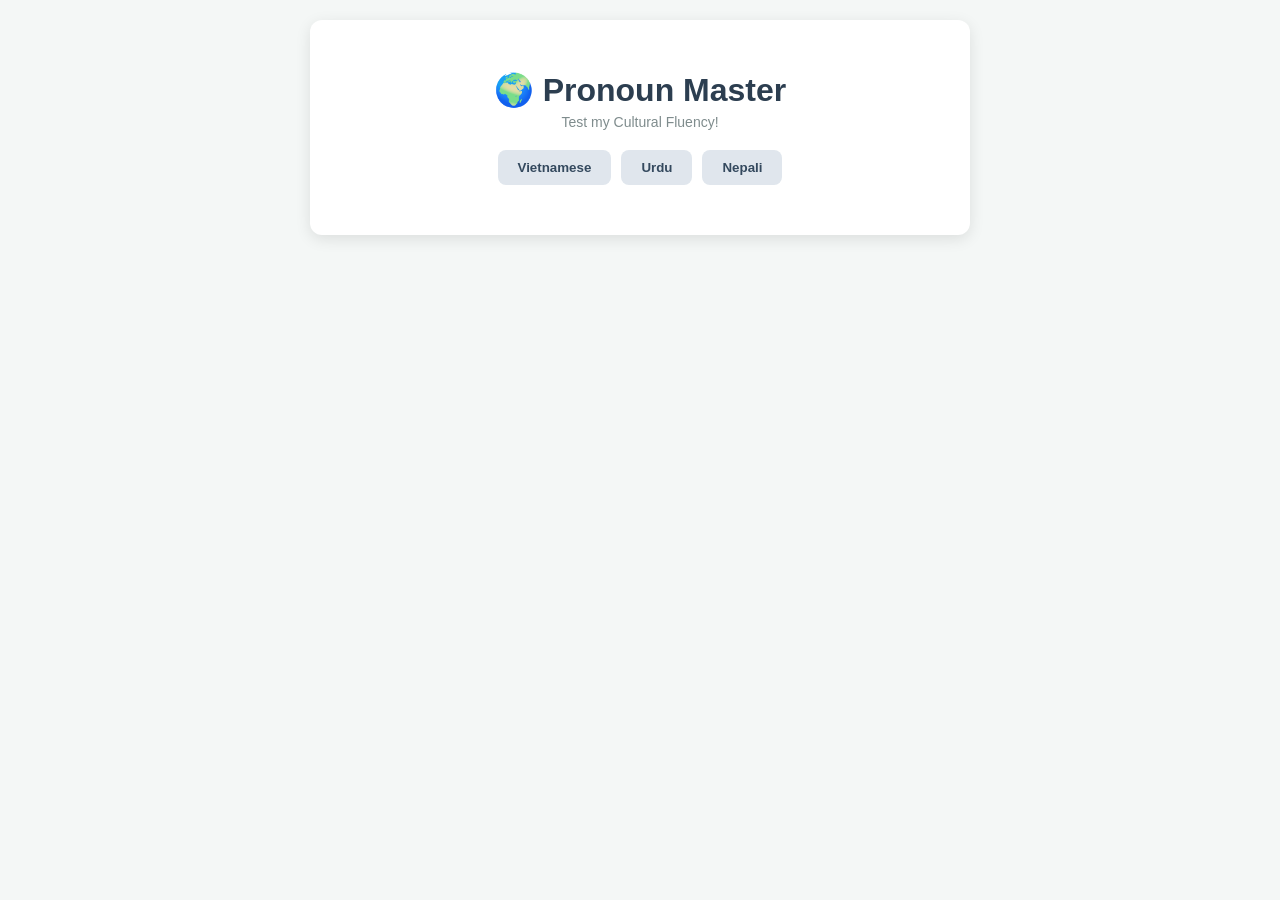
<file: pronouns_game/index.html>
<!DOCTYPE html>
<html lang="en">
<head>
    <meta charset="UTF-8">
    <meta name="viewport" content="width=device-width, initial-scale=1.0">
    <title>Pronoun Master: Cultural Fluency</title>
    <style>
        body { font-family: 'Segoe UI', Tahoma, Geneva, Verdana, sans-serif; background-color: #f4f7f6; margin: 0; padding: 20px; display: flex; justify-content: center; }
        .game-container { background: white; max-width: 600px; width: 100%; border-radius: 12px; box-shadow: 0 4px 15px rgba(0,0,0,0.1); padding: 30px; }
        h1 { text-align: center; color: #2c3e50; margin-bottom: 5px;}
        .subtitle { text-align: center; color: #7f8c8d; font-size: 14px; margin-bottom: 20px; }
        .tabs { display: flex; justify-content: center; gap: 10px; margin-bottom: 20px; flex-wrap: wrap; }
        .tab-btn { padding: 10px 20px; border: none; background: #e0e6ed; border-radius: 8px; cursor: pointer; font-weight: bold; color: #34495e; transition: 0.2s; }
        .tab-btn:hover { background: #cbd4db; }
        .tab-btn.active { background: #3498db; color: white; }
        .status-bar { display: flex; justify-content: space-between; font-size: 14px; color: #7f8c8d; margin-bottom: 15px; font-weight: bold; border-bottom: 2px solid #ecf0f1; padding-bottom: 10px;}
        .score-display { color: #3498db; font-size: 16px; transition: color 0.3s; }
        .bounty-display { color: #f39c12; font-size: 14px; margin-bottom: 10px; text-align: right; font-weight: bold;}
        .level-display { color: #8e44ad; font-size: 14px; margin-bottom: 10px; font-weight: bold; text-align: left; float: left;}
        
        /* 🌟 DUAL-CIRCLE UI */
        .avatar-display-box { display: flex; align-items: center; gap: 24px; margin: 20px 0; clear: both; background: #ffffff; border: 1px solid #e5e8e8; border-left: 6px solid #8e44ad; border-radius: 12px; padding: 20px 24px; box-shadow: 0 4px 12px rgba(44, 62, 80, 0.04); box-sizing: border-box; transition: all 0.3s ease;}
        .avatar-pair-wrapper { display: flex; align-items: center; gap: 12px; }
        .avatar-circle { font-size: 28px; background: #f4ecf7; border-radius: 50%; width: 70px; height: 70px; min-width: 70px; display: flex; align-items: center; justify-content: center; border: 2px solid #ffffff; box-shadow: 0 4px 8px rgba(142, 68, 173, 0.1); }
        .context-circle { background: #ebf5fb; box-shadow: 0 4px 8px rgba(52, 152, 219, 0.1); }
        .avatar-meta { display: flex; flex-direction: column; gap: 8px; flex-grow: 1; }
        .meta-badge { display: inline-block; padding: 6px 14px; border-radius: 20px; font-weight: 700; font-size: 11px; letter-spacing: 0.8px; text-transform: uppercase; width: max-content; max-width: 100%; white-space: normal; word-wrap: break-word; box-sizing: border-box; }
        .badge-gen { background: #f4ecf7; color: #7d3c98; border: 1px solid #ebd6f3; }
        .badge-gender { background: #ebf5fb; color: #2471a3; border: 1px solid #d4e6f1; line-height: 1.5; }
        
        .scenario-box { background: #f8f9fa; padding: 20px; border-left: 5px solid #3498db; border-radius: 4px; margin-bottom: 15px; font-size: 18px; color: #2c3e50;}
        .options { display: flex; flex-direction: column; gap: 10px; }
        .option-btn { padding: 15px; text-align: left; background: white; border: 2px solid #ecf0f1; border-radius: 8px; font-size: 16px; cursor: pointer; transition: 0.2s; }
        .option-btn:hover { border-color: #3498db; background: #f0f8ff; }
        .option-btn:disabled { cursor: not-allowed; opacity: 0.6; } /* 💅 Polished disabled state */
        .feedback { margin-top: 20px; padding: 15px; border-radius: 8px; display: none; line-height: 1.5; }
        .feedback.correct { display: block; background: #d4edda; color: #155724; border: 1px solid #c3e6cb; }
        .feedback.incorrect { display: block; background: #fff3cd; color: #856404; border: 1px solid #ffeeba; }
        .severity-badge { display: inline-block; padding: 4px 8px; border-radius: 4px; font-weight: bold; font-size: 14px; margin-bottom: 8px; background: white; border: 1px solid #f39c12; color: #d35400;}
        #next-btn { display: none; width: 100%; padding: 15px; margin-top: 15px; background: #3498db; color: white; border: none; border-radius: 8px; font-size: 16px; cursor: pointer; font-weight: bold;}
        #next-btn:hover { background: #2980b9; }
    </style>
</head>
<body>

<div class="game-container">
    <h1>🌍 Pronoun Master</h1>
    <div class="subtitle">Test my Cultural Fluency!</div>
    <div class="tabs" id="language-tabs"></div>

    <div id="game-area" style="display:none;">
        <div class="status-bar">
            <span id="queue-counter">Questions Remaining: 0</span>
            <span class="score-display" id="score-display">🌟 Score: 0</span>
        </div>
        
        <div>
            <div class="level-display" id="level-display">📊 Level: Warm-up</div>
            <div class="bounty-display" id="bounty-display">🎯 Question Value: 20 pts</div>
        </div>

        <div class="avatar-display-box" id="avatar-container">
            <div class="avatar-pair-wrapper">
                <div class="avatar-circle" id="avatar-emoji" title="Target Person">👤</div>
                <div class="avatar-circle context-circle" id="scenario-emoji" title="Social Setting">🏠</div>
            </div>
            <div class="avatar-meta">
                <div class="meta-badge badge-gen" id="meta-gen">Generation</div>
                <div class="meta-badge badge-gender" id="meta-gender">Gender • Context</div>
            </div>
        </div>

        <div class="scenario-box" id="scenario-text">Loading scenario...</div>
        <div class="options" id="options-container"></div>
        <div class="feedback" id="feedback-box"></div>
        <button id="next-btn" onclick="nextQuestion()">Next Question ➡️</button>
    </div>
    
    <div id="loading-msg" style="text-align:center; color:#7f8c8d;">Loading Graph Data...</div>
</div>

<script src="graph_export/graph_data.js"></script>

<script>
    let graphNodes = [];
    let graphEdges = [];
    let currentQueue = [];
    let currentQuestion = null;
    let availableLanguages = ["Vietnamese", "Urdu", "Nepali"]; 
    
    // Default fallback rules (will be overwritten by Graph Data)
    let scoringRules = { "Broad Age": 5, "Specific Gen": 4, "Addressee": 3, "Context": 2, "Speaker": 1 };
    let playerScore = 0;
    let totalQuestionsInRound = 5;

    window.onload = function() {
        if (typeof myGraphData !== 'undefined') {
            graphNodes = myGraphData.nodes || [];
            graphEdges = myGraphData.links || myGraphData.edges || []; 
            
            // 🌟 REQUIREMENT 1 & 3: READING DYNAMIC PENALTY RULES
            if (myGraphData.graph && myGraphData.graph.scoring_rules) {
                scoringRules = myGraphData.graph.scoring_rules;
            }
            
            document.getElementById('loading-msg').style.display = 'none';
            setupTabs();
        } else {
            document.getElementById('loading-msg').innerHTML = "❌ Error: Could not load graph_data.js. Ensure the file is in the same directory.";
        }
    };

    function setupTabs() {
        const tabsContainer = document.getElementById('language-tabs');
        tabsContainer.innerHTML = "";
        availableLanguages.forEach(lang => {
            let btn = document.createElement('button');
            btn.className = 'tab-btn';
            btn.innerText = lang;
            btn.onclick = () => startGame(lang, btn);
            tabsContainer.appendChild(btn);
        });
    }

    function startGame(language, btnElement) {
        document.querySelectorAll('.tab-btn').forEach(b => b.classList.remove('active'));
        btnElement.classList.add('active');
        
        playerScore = 0; 
        updateScoreDisplay();
        
        document.getElementById('feedback-box').style.display = 'none';
        document.getElementById('next-btn').style.display = 'none';
        
        const langInstances = graphNodes.filter(n => n.type === 'instance' && n.language === language);
        if(langInstances.length === 0) return;

        document.getElementById('game-area').style.display = 'block';

        let questionPool = [];
        graphEdges.forEach(edge => {
            const instanceId = typeof edge.target === 'object' ? edge.target.id : edge.target; 
            const schemaPath = typeof edge.source === 'object' ? edge.source.id : edge.source; 
            const instanceNode = langInstances.find(n => n.id === instanceId);
            // Ignore semantic attribute edges by checking if instanceNode was found
            if(instanceNode) {
                questionPool.push({ path: schemaPath, instance: instanceNode, potentialPoints: 20 });
            }
        });

        let curatedQueue = [];
        
        let easyPool = questionPool.filter(q => !q.path.startsWith("Same Age"));
        easyPool.sort(() => 0.5 - Math.random());
        if (easyPool.length > 0) curatedQueue.push(easyPool.pop());
        if (easyPool.length > 0) curatedQueue.push(easyPool.pop());

        let mediumPool = questionPool.filter(q => q.path.startsWith("Older"));
        mediumPool.sort(() => 0.5 - Math.random());
        while(mediumPool.length > 0) {
            let candidate = mediumPool.pop();
            if(!curatedQueue.some(q => q.path === candidate.path)) {
                curatedQueue.push(candidate);
                break;
            }
        }

        let hardPool = questionPool.filter(q => q.path.startsWith("Same Age"));
        hardPool.sort(() => 0.5 - Math.random());
        while(curatedQueue.length < 5 && hardPool.length > 0) {
            let candidate = hardPool.pop();
            curatedQueue.push(candidate);
        }

        questionPool.sort(() => 0.5 - Math.random());
        while(curatedQueue.length < 5 && questionPool.length > 0) {
            let candidate = questionPool.pop();
            if(!curatedQueue.some(q => q.path === candidate.path && q.instance.id === candidate.instance.id)) {
                curatedQueue.push(candidate);
            }
        }

        currentQueue = curatedQueue;
        totalQuestionsInRound = currentQueue.length;
        loadNextInQueue();
    }

    function updateScoreDisplay() {
        const display = document.getElementById('score-display');
        display.innerText = `🌟 Score: ${playerScore}`;
        if (playerScore > 0) display.style.color = '#2ecc71';
    }

    function updateQuestionAvatar(pathString) {
        if (!pathString) return;
        const parts = pathString.split(' - ');
        if(parts.length < 5) return;
        
        const specificAge = parts[1];
        const addrGender = parts[2];
        const socialContext = parts[3]; 

        let personEmoji = "👤";
        let generationLabel = "Same Generation";

        if (specificAge.includes("Grandparents")) {
            generationLabel = "Grandparents' Gen";
            personEmoji = (addrGender === "Male") ? "👴🏽" : "👵🏽";
        } else if (specificAge.includes("Parents")) {
            generationLabel = "Parents' Gen";
            personEmoji = (addrGender === "Male") ? "👨🏽‍💼" : "👩🏽‍💼";
        } else if (specificAge.includes("Older")) {
            generationLabel = "Older Peers";
            personEmoji = (addrGender === "Male") ? "👦🏽" : "👧🏽";
        } else if (specificAge.includes("Younger")) {
            generationLabel = "Younger Peers";
            personEmoji = (addrGender === "Male") ? "👦🏻" : "👧🏻";
        } else {
            generationLabel = "Exact Same Age";
            personEmoji = (addrGender === "Male") ? "🧑‍🦱" : "👩‍🦱";
        }

        // 💅 Cleaned up default state initialization
        let scenarioEmoji = "🏠";
        if (socialContext === "Formal") scenarioEmoji = "🏢"; 
        else if (socialContext === "Informal") scenarioEmoji = "☕"; 

        document.getElementById('avatar-emoji').innerText = personEmoji;
        document.getElementById('scenario-emoji').innerText = scenarioEmoji;
        document.getElementById('meta-gen').innerText = generationLabel;
        document.getElementById('meta-gender').innerText = `${addrGender} Target • ${socialContext}`;
    }

    function generateScenarioText(pathString) {
        if (!pathString) return "Unknown scenario";
        const parts = pathString.split(' - ');
        if(parts.length < 5) return pathString;
        
        const specificAge = parts[1], addr = parts[2], social = parts[3], spk = parts[4];

        let spkStr = spk.includes("Male") ? "I (male)" : (spk.includes("Female") ? "I (female)" : "I");
        let addrStr = addr === "Male" ? "a male" : (addr === "Female" ? "a female" : "someone");
        
        let ageStr = "";
        if (specificAge.includes("Grandparents")) ageStr = "who belongs to my grandparents' generation";
        else if (specificAge.includes("Parents")) ageStr = "who belongs to my parents' generation";
        else if (specificAge.includes("Older")) ageStr = "who is older than me (but in my same generation)";
        else if (specificAge.includes("Younger")) ageStr = "who is younger than me (but in my same generation)";
        else ageStr = "who is exactly my age";

        let socialStr = social === "Formal" ? "in a formal/polite setting." : (social === "Informal" ? "in a casual/friendly setting." : "in a standard, everyday setting.");
        
        return `${spkStr} am talking to ${addrStr} ${ageStr}, ${socialStr}`;
    }

    // 🌟 EVALUATOR READS DYNAMIC RULES
    function evaluateMistake(correctPath, wrongPath) {
        if(!correctPath || !wrongPath || correctPath === wrongPath) return { hint: "Hint: Not the best fit.", penalty: 0, severity: "Minor" };
        
        const correctParts = correctPath.split(' - ');
        const wrongParts = wrongPath.split(' - ');
        let hints = [];
        let penalty = 0;
        
        if(correctParts[0] !== wrongParts[0]) {
            hints.push("wrong <b>BROAD AGE group</b>");
            penalty += scoringRules["Broad Age"] || 5;
        }
        if(correctParts[1] !== wrongParts[1]) {
            hints.push("wrong <b>SPECIFIC GENERATION</b>");
            penalty += scoringRules["Specific Gen"] || 4;
        }
        if(correctParts[2] !== wrongParts[2]) {
            hints.push("wrong <b>ADDRESSEE GENDER</b>");
            penalty += scoringRules["Addressee"] || 3;
        }
        if(correctParts[3] !== wrongParts[3]) {
            hints.push(`wrong <b>SOCIAL CONTEXT</b> (Chose <i>${wrongParts[3]}</i> instead of <i>${correctParts[3]}</i>)`);
            penalty += scoringRules["Context"] || 2;
        }
        if(correctParts[4] !== wrongParts[4]) {
            hints.push("wrong <b>SPEAKER GENDER</b>");
            penalty += scoringRules["Speaker"] || 1;
        }
        
        let severity = "Minor Awkwardness 🟡";
        if (penalty >= 5) severity = "Critical Cultural Error 🚨";
        else if (penalty >= 4) severity = "Major Generational Mistake 🔴";
        else if (penalty >= 2) severity = "Moderate Context Misalignment 🟠";

        return { hint: "💡 <b>Hint:</b> I chose a pronoun with the " + hints.join(" AND ") + ".", penalty: penalty, severity: severity };
    }

    function loadNextInQueue() {
        document.getElementById('feedback-box').style.display = 'none';
        document.getElementById('next-btn').style.display = 'none';
        
        if (currentQueue.length === 0) {
            let scoreMessage = "";
            if (playerScore >= 90) scoreMessage = "Outstanding! I have near-native cultural fluency! 🏆";
            else if (playerScore >= 70) scoreMessage = "Great job! I have a solid grasp on social nuances. 👍";
            else if (playerScore >= 40) scoreMessage = "Good effort! Keep practicing those generational rules. 📚";
            else scoreMessage = "Keep practicing! Cultural fluency takes time. 🌱";

            document.getElementById('queue-counter').innerText = "🎉 All Done!";
            document.getElementById('bounty-display').style.display = 'none';
            document.getElementById('level-display').style.display = 'none';
            document.getElementById('avatar-container').style.display = 'none'; 
            document.getElementById('scenario-text').innerHTML = `
                <div style="text-align: center; margin: 10px 0;">
                    <div style="font-size: 16px; color: #7f8c8d;">Final Score</div>
                    <div style="font-size: 48px; font-weight: bold; color: ${playerScore >= 70 ? '#2ecc71' : (playerScore >= 40 ? '#f39c12' : '#e74c3c')};">
                        ${playerScore} / 100
                    </div>
                    <div style="font-size: 18px; margin-top: 15px; font-weight: bold; color: #2c3e50;">${scoreMessage}</div>
                </div>`;
            document.getElementById('options-container').innerHTML = "";
            return;
        }

        document.getElementById('queue-counter').innerText = `Questions Remaining: ${currentQueue.length}`;
        currentQuestion = currentQueue[0];
        
        document.getElementById('bounty-display').style.display = 'block';
        document.getElementById('level-display').style.display = 'block';
        document.getElementById('avatar-container').style.display = 'flex'; 
        document.getElementById('bounty-display').innerText = `🎯 Question Value: ${currentQuestion.potentialPoints} pts`;
        
        let questionIndexNumber = (totalQuestionsInRound - currentQueue.length) + 1; 
        let levelText = "📊 Level: Warm-up (Easy)";
        let cardElement = document.getElementById('avatar-container');
        
        if (questionIndexNumber <= 2) {
            cardElement.style.borderLeftColor = "#2ecc71";
        } else if (questionIndexNumber === 3) {
            levelText = "📊 Level: Intermediate (Medium)";
            cardElement.style.borderLeftColor = "#e67e22";
        } else {
            levelText = "📊 Level: Advanced (Hard)";
            cardElement.style.borderLeftColor = "#8e44ad";
        }
        
        if (currentQuestion.potentialPoints < 20) {
            levelText = "📊 Level: Review Mode";
            cardElement.style.borderLeftColor = "#34495e";
        }
        
        document.getElementById('level-display').innerText = levelText;
        updateQuestionAvatar(currentQuestion.path);
        document.getElementById('scenario-text').innerText = generateScenarioText(currentQuestion.path);

        const cleanText = (str) => str ? str.replace(/\s+/g, ' ').trim() : "";
        let correctText = cleanText(`I: ${currentQuestion.instance.term_i} / You: ${currentQuestion.instance.term_you}`);
        
        let options = [{ text: correctText, isCorrect: true, path: currentQuestion.path }];
        const normalize = (str) => str.replace(/\s+/g, '').toLowerCase();
        let seenKeys = new Set();
        seenKeys.add(normalize(correctText));

        let allValidDistractors = [];
        const langInstances = graphNodes.filter(n => n.type === 'instance' && n.language === currentQuestion.instance.language);
        
        for(let inst of langInstances) {
            let newText = cleanText(`I: ${inst.term_i} / You: ${inst.term_you}`);
            let newKey = normalize(newText);
            
            if (seenKeys.has(newKey)) continue;

            const isAlsoCorrect = graphEdges.some(e => {
                let s = typeof e.source === 'object' ? e.source.id : e.source;
                let t = typeof e.target === 'object' ? e.target.id : e.target;
                return t === inst.id && s === currentQuestion.path;
            });
            if (isAlsoCorrect) continue;

            // Only grab edges pointing from Schema Paths to Pronoun Instances
            const possibleEdges = graphEdges.filter(e => {
                let t = typeof e.target === 'object' ? e.target.id : e.target;
                let s = typeof e.source === 'object' ? e.source.id : e.source;
                return t === inst.id && s.includes(' - '); // Safety check ignoring generic attribute links
            });
            
            if(possibleEdges.length === 0) continue;

            let bestEdge = possibleEdges[0];
            let maxMatches = -1;
            const correctParts = currentQuestion.path.split(' - ');
            
            possibleEdges.forEach(e => {
                let s = typeof e.source === 'object' ? e.source.id : e.source;
                let wrongParts = s.split(' - ');
                let matches = 0;
                if(wrongParts[0] === correctParts[0]) matches++; 
                if(wrongParts[1] === correctParts[1]) matches++; 
                if(wrongParts[2] === correctParts[2]) matches++; 
                if(wrongParts[3] === correctParts[3]) matches++; 
                if(wrongParts[4] === correctParts[4]) matches++; 
                if(matches > maxMatches) {
                    maxMatches = matches;
                    bestEdge = e;
                }
            });
            
            let bestPathId = typeof bestEdge.source === 'object' ? bestEdge.source.id : bestEdge.source;
            let evaluation = evaluateMistake(currentQuestion.path, bestPathId);
            
            allValidDistractors.push({ text: newText, isCorrect: false, path: bestPathId, penalty: evaluation.penalty });
            seenKeys.add(newKey);
        }

        if (questionIndexNumber <= 2) {
            allValidDistractors.sort((a, b) => b.penalty - a.penalty);
        } else if (questionIndexNumber === 3) {
            allValidDistractors.sort(() => 0.5 - Math.random());
        } else {
            allValidDistractors.sort((a, b) => a.penalty - b.penalty);
        }

        let selectedDistractors = allValidDistractors.slice(0, 3);
        options.push(...selectedDistractors);
        options.sort(() => 0.5 - Math.random());
        renderOptions(options);
    }

    function renderOptions(options) {
        const container = document.getElementById('options-container');
        container.innerHTML = "";
        options.forEach(opt => {
            let btn = document.createElement('button');
            btn.className = 'option-btn';
            btn.innerText = opt.text;
            btn.onclick = () => handleAnswer(opt, btn);
            container.appendChild(btn);
        });
    }

    function handleAnswer(selectedOption, btnElement) {
        document.querySelectorAll('.option-btn').forEach(b => b.disabled = true);
        const feedback = document.getElementById('feedback-box');
        feedback.style.display = 'block';

        if (selectedOption.isCorrect) {
            btnElement.style.borderColor = "#2ecc71";
            btnElement.style.backgroundColor = "#e8f8f5";
            feedback.className = "feedback correct";
            
            playerScore += currentQuestion.potentialPoints;
            updateScoreDisplay();
            feedback.innerHTML = `<b>🎉 Correct!</b> I earned <b>+${currentQuestion.potentialPoints} points</b>!`;
            
            currentQueue.shift(); 
            document.getElementById('next-btn').style.display = 'block';
            document.getElementById('next-btn').innerText = "Next Question ➡️";
            document.getElementById('next-btn').style.background = "#2ecc71";
        } else {
            btnElement.style.borderColor = "#f39c12";
            btnElement.style.backgroundColor = "#fdf2e9";
            feedback.className = "feedback incorrect";
            
            let evaluation = evaluateMistake(currentQuestion.path, selectedOption.path);
            let pointsLost = evaluation.penalty * 2;
            currentQuestion.potentialPoints -= pointsLost;
            if (currentQuestion.potentialPoints < 5) currentQuestion.potentialPoints = 5;

            feedback.innerHTML = `
                <div class="severity-badge">${evaluation.severity}</div><br>
                <i>${evaluation.hint}</i><br><br>
                I can still earn up to <b>${currentQuestion.potentialPoints} points</b> when this comes back around!`;
                
            let failedQ = currentQueue.shift();
            currentQueue.push(failedQ);
            
            document.getElementById('next-btn').style.display = 'block';
            document.getElementById('next-btn').innerText = "Try Again Later 🔄";
            document.getElementById('next-btn').style.background = "#f39c12";
        }
    }

    function nextQuestion() {
        document.getElementById('next-btn').innerText = "Next Question ➡️";
        loadNextInQueue();
    }
</script>
</body>
</html>
</file>
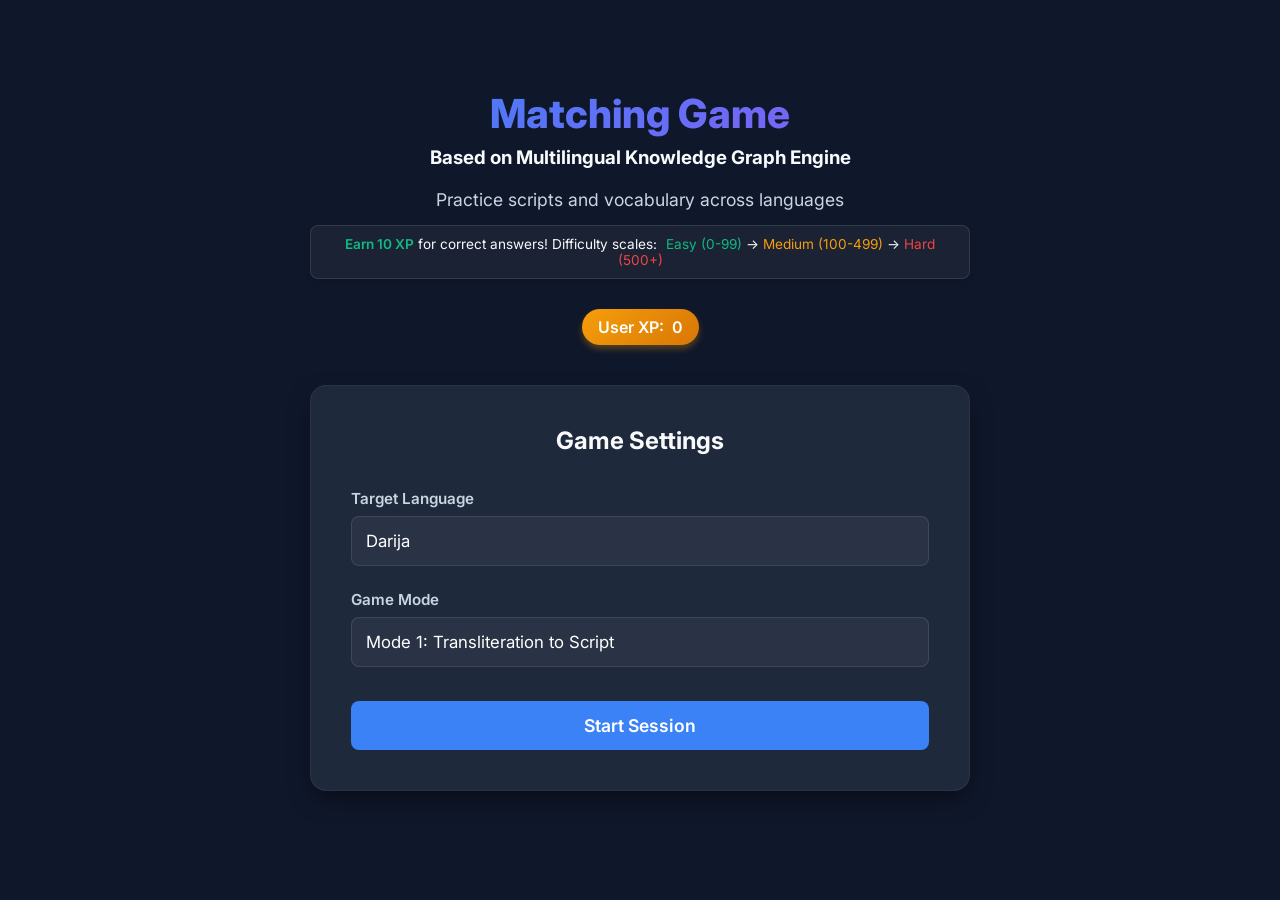
<file: Matching_Game/scripts/game_generation_scripts/ui/index.html>
<!DOCTYPE html>
<html lang="en">
<head>
    <meta charset="UTF-8">
    <meta name="viewport" content="width=device-width, initial-scale=1.0">
    <title>Multilingual Matching Game</title>
    <link rel="stylesheet" href="styles.css">
    <link href="https://fonts.googleapis.com/css2?family=Inter:wght@400;600;800&display=swap" rel="stylesheet">
</head>
<body>
    <div class="app-container">
        <header>
            <h1>Matching Game</h1>
            <h3 style="margin-bottom: 20px;">Based on Multilingual Knowledge Graph Engine</h3>
            <p>Practice scripts and vocabulary across languages</p>
            <div style="font-size: 0.85em; color: var(--text-color); background-color: rgba(255, 255, 255, 0.05); border: 1px solid rgba(255, 255, 255, 0.1); border-radius: 8px; padding: 10px 16px; margin: 15px auto; display: inline-block; box-shadow: 0 4px 6px rgba(0, 0, 0, 0.1);">
                <span style="color: #10B981; font-weight: 600;">Earn 10 XP</span> for correct answers! Difficulty scales: 
                <span style="color: #10B981; margin-left: 5px;">Easy (0-99)</span> &rarr; 
                <span style="color: #F59E0B;">Medium (100-499)</span> &rarr; 
                <span style="color: #EF4444;">Hard (500+)</span>
            </div>
            <div class="user-xp-container">
                <button id="xp-btn" class="xp-btn" title="Click to Reset XP">User XP: <span id="xp-display">0</span></button>
            </div>
        </header>

        <!-- Main Menu -->
        <div id="menu-screen" class="screen active">
            <div class="card selector-card">
                <h2>Game Settings</h2>
                <div class="form-group">
                    <label for="language-select">Target Language</label>
                    <select id="language-select"></select>
                </div>
                <div class="form-group">
                    <label for="mode-select">Game Mode</label>
                    <select id="mode-select">
                        <option value="1">Mode 1: Transliteration to Script</option>
                        <option value="2">Mode 2: English to Vocabulary</option>
                    </select>
                </div>
                <button id="start-btn" class="primary-btn pulse">Start Session</button>
            </div>
            <div id="error-message" class="error-msg"></div>
        </div>

        <!-- Game Screen -->
        <div id="game-screen" class="screen">
            <div class="game-header">
                <div class="game-header-top">
                    <button id="back-btn" class="icon-btn">&larr; Back to Menu</button>
                </div>
                <div class="progress-bar-container">
                    <div id="progress-bar" class="progress-bar"></div>
                </div>
                <div class="stats">
                    <span id="score-display">Score: 0 / 0</span>
                    <span id="question-count">Q: 1 / 10</span>
                </div>
            </div>

            <div class="card game-card">
                <div id="prompt-container">
                    <h2 id="prompt-display">-</h2>
                </div>
                
                <button id="audio-btn" class="audio-btn hidden">
                    <svg viewBox="0 0 24 24" width="24" height="24" stroke="currentColor" stroke-width="2" fill="none" stroke-linecap="round" stroke-linejoin="round"><polygon points="11 5 6 9 2 9 2 15 6 15 11 19 11 5"></polygon><path d="M19.07 4.93a10 10 0 0 1 0 14.14M15.54 8.46a5 5 0 0 1 0 7.07"></path></svg>
                    Play Audio
                </button>

                <div id="options-grid" class="options-grid">
                    <!-- Options will be injected here -->
                </div>

                <div id="feedback-container" class="feedback">
                    <h3 id="feedback-message"></h3>
                </div>

                <button id="next-btn" class="secondary-btn hidden">Next Question</button>
            </div>
        </div>

        <!-- Result Screen -->
        <div id="result-screen" class="screen">
            <div class="card result-card">
                <h2>Session Complete!</h2>
                <div class="final-score">
                    <span id="final-score-text">0 / 0</span>
                    <p>Great job!</p>
                </div>
                <button id="home-btn" class="primary-btn">Back to Main Menu</button>
            </div>
        </div>
    </div>

    <!-- Load game data (sets the global 'gameData' variable) -->
    <script src="game_data.js"></script>
    <!-- Load app logic -->
    <script src="app.js"></script>
</body>
</html>
</file>
<file: Matching_Game/scripts/game_generation_scripts/ui/styles.css>
:root {
    --bg-color: #0f172a;
    --card-bg: #1e293b;
    --primary: #3b82f6;
    --primary-hover: #2563eb;
    --secondary: #64748b;
    --secondary-hover: #475569;
    --correct: #10b981;
    --incorrect: #ef4444;
    --text-main: #f8fafc;
    --text-muted: #cbd5e1;
    --shadow: 0 10px 25px -5px rgba(0, 0, 0, 0.5);
    --border-radius: 16px;
    --transition: all 0.2s cubic-bezier(0.4, 0, 0.2, 1);
}

* {
    box-sizing: border-box;
    margin: 0;
    padding: 0;
}

body {
    font-family: 'Inter', sans-serif;
    background-color: var(--bg-color);
    color: var(--text-main);
    display: flex;
    justify-content: center;
    align-items: center;
    min-height: 100vh;
    overflow-x: hidden;
}

.app-container {
    width: 100%;
    max-width: 700px;
    padding: 20px;
    display: flex;
    flex-direction: column;
    gap: 30px;
}

header {
    text-align: center;
    margin-bottom: 10px;
}

header h1 {
    font-weight: 800;
    font-size: 2.5rem;
    background: linear-gradient(135deg, #3b82f6, #8b5cf6);
    -webkit-background-clip: text;
    -webkit-text-fill-color: transparent;
    margin-bottom: 8px;
}

header p {
    color: var(--text-muted);
    font-size: 1.1rem;
}

.screen {
    display: none;
    animation: fadeIn 0.4s ease-out forwards;
}

.screen.active {
    display: flex;
    flex-direction: column;
    gap: 20px;
}

@keyframes fadeIn {
    from { opacity: 0; transform: translateY(10px); }
    to { opacity: 1; transform: translateY(0); }
}

.card {
    background-color: var(--card-bg);
    border-radius: var(--border-radius);
    padding: 40px;
    box-shadow: var(--shadow);
    border: 1px solid rgba(255, 255, 255, 0.05);
}

.selector-card {
    display: flex;
    flex-direction: column;
    gap: 24px;
}

.selector-card h2 {
    text-align: center;
    margin-bottom: 10px;
}

.form-group {
    display: flex;
    flex-direction: column;
    gap: 8px;
}

.form-group label {
    font-weight: 600;
    font-size: 0.95rem;
    color: var(--text-muted);
}

select {
    appearance: none;
    background-color: rgba(255, 255, 255, 0.05);
    border: 1px solid rgba(255, 255, 255, 0.1);
    color: white;
    padding: 14px;
    border-radius: 8px;
    font-size: 1.05rem;
    font-family: 'Inter', sans-serif;
    cursor: pointer;
    transition: var(--transition);
}

select:focus {
    outline: none;
    border-color: var(--primary);
    box-shadow: 0 0 0 2px rgba(59, 130, 246, 0.3);
}

select option {
    background-color: var(--card-bg);
}

button {
    font-family: 'Inter', sans-serif;
    cursor: pointer;
    border: none;
    border-radius: 8px;
    padding: 14px 24px;
    font-size: 1.1rem;
    font-weight: 600;
    transition: var(--transition);
    display: flex;
    justify-content: center;
    align-items: center;
    gap: 8px;
}

.primary-btn {
    background-color: var(--primary);
    color: white;
    width: 100%;
    margin-top: 10px;
}

.primary-btn:hover {
    background-color: var(--primary-hover);
    transform: translateY(-2px);
    box-shadow: 0 4px 12px rgba(59, 130, 246, 0.4);
}

.secondary-btn {
    background-color: var(--secondary);
    color: white;
    width: 100%;
    margin-top: 20px;
}

.secondary-btn:hover {
    background-color: var(--secondary-hover);
}

.pulse {
    animation: pulse 2s infinite;
}

@keyframes pulse {
    0% { box-shadow: 0 0 0 0 rgba(59, 130, 246, 0.7); }
    70% { box-shadow: 0 0 0 10px rgba(59, 130, 246, 0); }
    100% { box-shadow: 0 0 0 0 rgba(59, 130, 246, 0); }
}

.game-header {
    display: flex;
    flex-direction: column;
    gap: 12px;
}

.progress-bar-container {
    height: 8px;
    background-color: rgba(255, 255, 255, 0.1);
    border-radius: 4px;
    overflow: hidden;
}

.progress-bar {
    height: 100%;
    background: linear-gradient(90deg, #3b82f6, #8b5cf6);
    width: 0%;
    transition: width 0.4s ease-out;
}

.stats {
    display: flex;
    justify-content: space-between;
    font-weight: 600;
    color: var(--text-muted);
}

#prompt-container {
    text-align: center;
    margin-bottom: 30px;
    min-height: 100px;
    display: flex;
    align-items: center;
    justify-content: center;
}

#prompt-display {
    font-size: 3.5rem;
    font-weight: 800;
    letter-spacing: -1px;
}

.options-grid {
    display: grid;
    grid-template-columns: repeat(2, 1fr);
    gap: 16px;
    margin-bottom: 24px;
}

.option-btn {
    background-color: rgba(255, 255, 255, 0.05);
    border: 2px solid rgba(255, 255, 255, 0.1);
    color: white;
    padding: 24px 10px;
    font-size: 1.8rem;
    border-radius: 12px;
    display: flex;
    flex-direction: column;
    align-items: center;
    justify-content: center;
    gap: 4px;
}

.transliteration-hint {
    font-size: 0.9rem;
    opacity: 0.6;
    font-weight: 400;
}

.option-btn:hover:not(:disabled) {
    background-color: rgba(255, 255, 255, 0.1);
    border-color: rgba(255, 255, 255, 0.3);
    transform: translateY(-2px);
}

.option-btn.correct {
    background-color: rgba(16, 185, 129, 0.2);
    border-color: var(--correct);
    color: var(--correct);
}

.option-btn.incorrect {
    background-color: rgba(239, 68, 68, 0.2);
    border-color: var(--incorrect);
    color: var(--incorrect);
    opacity: 0.7;
}

.option-btn:disabled {
    cursor: default;
}

.feedback {
    text-align: center;
    min-height: 40px;
    display: flex;
    align-items: center;
    justify-content: center;
    font-size: 1.2rem;
    font-weight: 600;
}

.feedback .success { color: var(--correct); }
.feedback .error { color: var(--incorrect); }
.feedback .sub-text { color: var(--text-muted); font-size: 0.9rem; margin-top: 4px; display: block; font-weight: normal; }

.audio-btn {
    background: transparent;
    color: var(--primary);
    border: 1px solid var(--primary);
    padding: 8px 16px;
    font-size: 0.9rem;
    margin: -10px auto 20px auto;
}

.audio-btn:hover {
    background-color: rgba(59, 130, 246, 0.1);
}

.hidden {
    display: none !important;
}

.result-card {
    text-align: center;
    display: flex;
    flex-direction: column;
    gap: 20px;
}

.final-score {
    margin: 20px 0;
}

#final-score-text {
    font-size: 4rem;
    font-weight: 800;
    color: var(--primary);
    line-height: 1;
}

.error-msg {
    color: var(--incorrect);
    text-align: center;
    font-weight: 600;
}

.user-xp-container {
    margin-top: 15px;
    display: flex;
    justify-content: center;
}

.xp-btn {
    background: linear-gradient(135deg, #f59e0b, #d97706);
    color: white;
    padding: 8px 16px;
    font-size: 1rem;
    border-radius: 20px;
    box-shadow: 0 4px 6px rgba(245, 158, 11, 0.3);
}

.xp-btn:hover {
    background: linear-gradient(135deg, #fbbf24, #f59e0b);
    transform: translateY(-2px);
    box-shadow: 0 6px 12px rgba(245, 158, 11, 0.4);
}

.game-header-top {
    display: flex;
    justify-content: flex-start;
    margin-bottom: 8px;
}

.icon-btn {
    background: transparent;
    color: var(--text-muted);
    padding: 4px 8px;
    font-size: 0.9rem;
    justify-content: flex-start;
}

.icon-btn:hover {
    color: white;
    background: rgba(255, 255, 255, 0.1);
}

/* Responsive */
@media (max-width: 500px) {
    .options-grid {
        grid-template-columns: 1fr;
    }
    header h1 { font-size: 2rem; }
    #prompt-display { font-size: 2.5rem; }
    .card { padding: 24px; }
}
</file>
